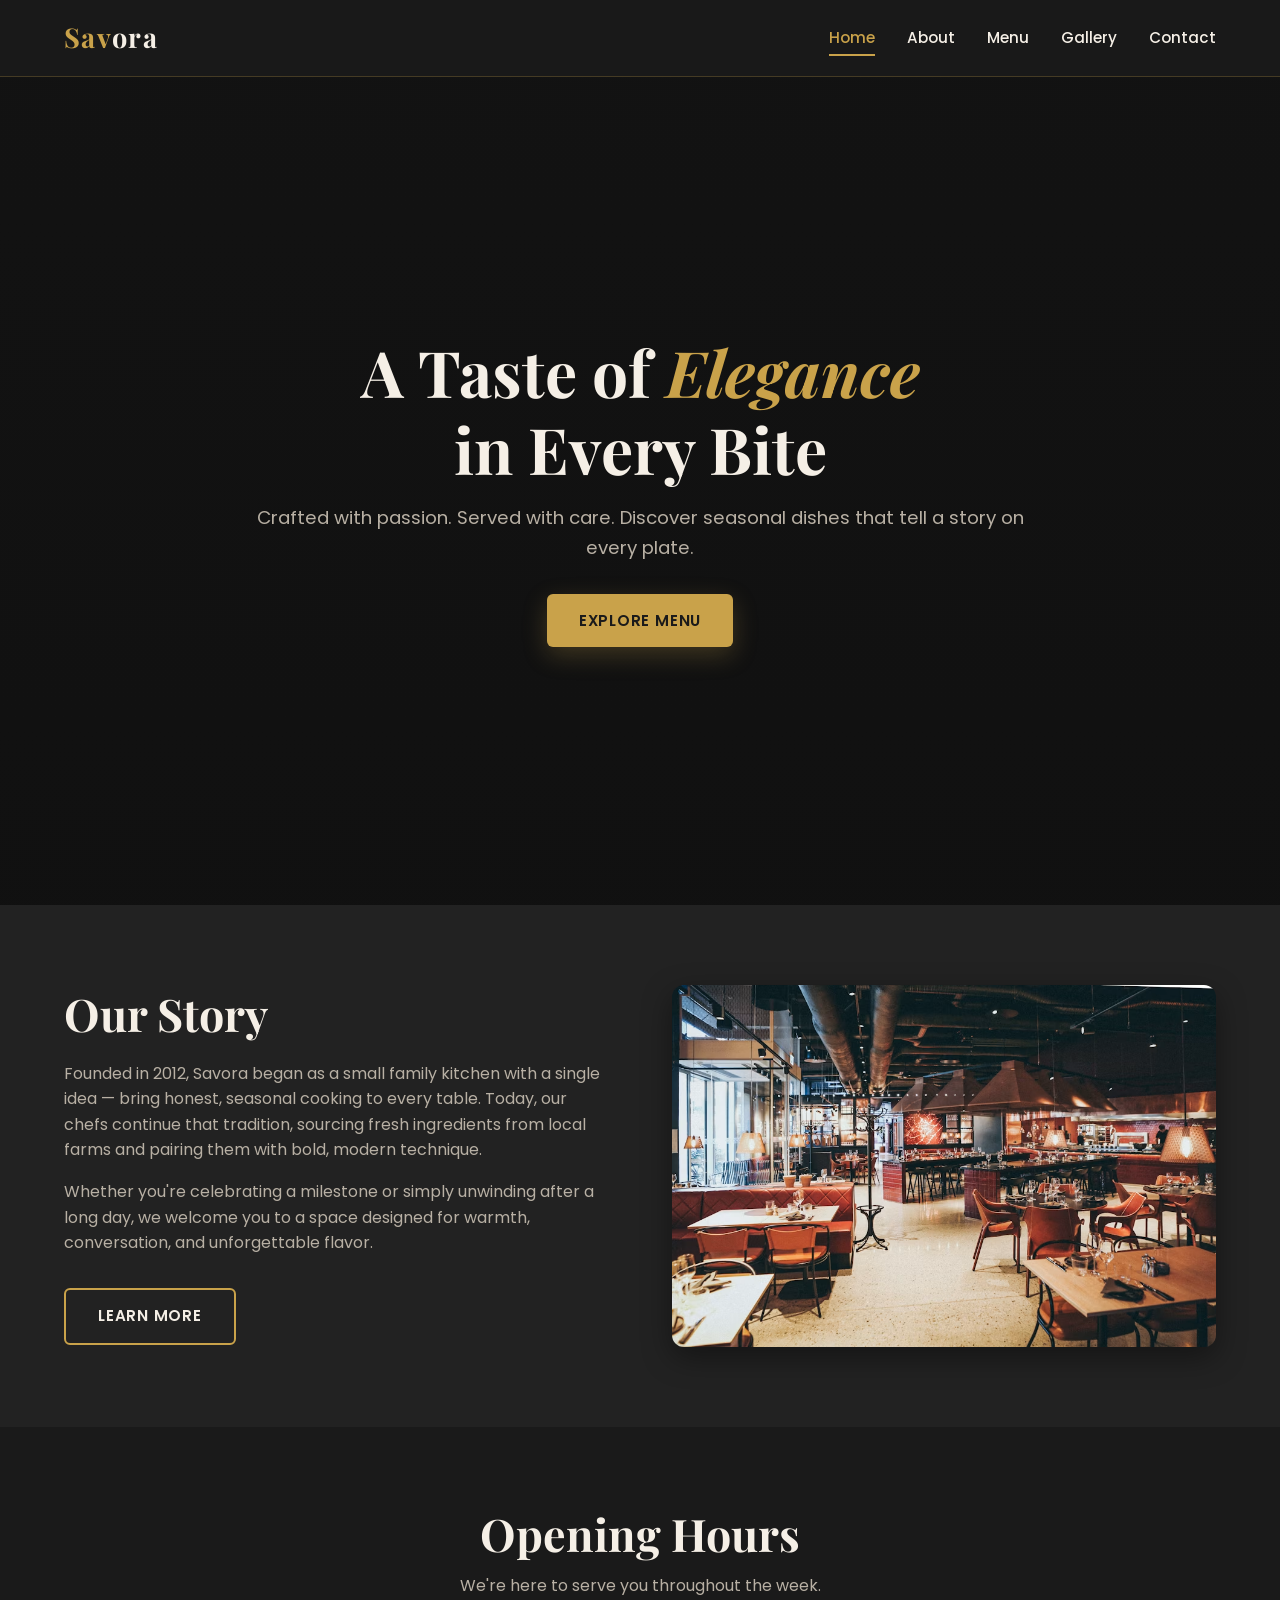
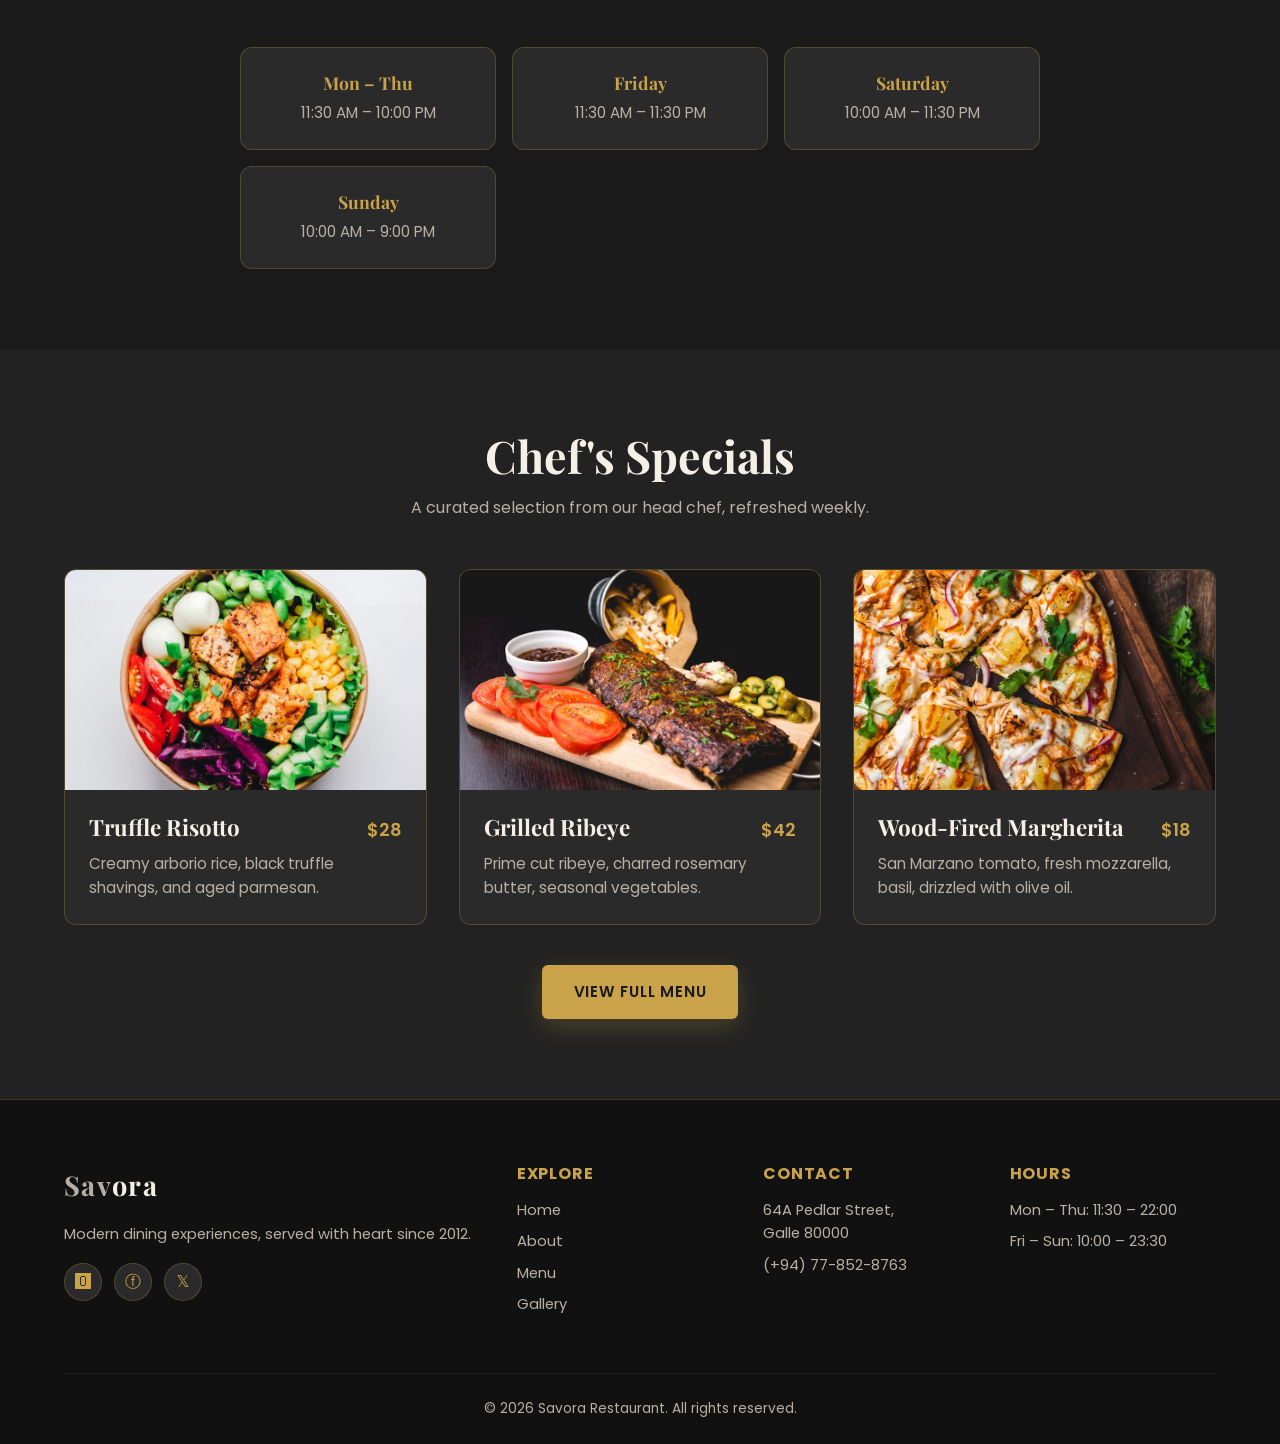
<file: index.html>
<!DOCTYPE html>
<html lang="en">
<head>
  <meta charset="UTF-8" />
  <meta name="viewport" content="width=device-width, initial-scale=1.0" />
  <title>Savora — Modern Fine Dining Restaurant</title>
  <meta name="description" content="Savora is a modern fine-dining restaurant serving seasonal, chef-crafted dishes in an elegant atmosphere." />
  <link rel="preconnect" href="https://fonts.googleapis.com" />
  <link rel="preconnect" href="https://fonts.gstatic.com" crossorigin />
  <link href="https://fonts.googleapis.com/css2?family=Playfair+Display:wght@600;700&family=Poppins:wght@300;400;500;600&display=swap" rel="stylesheet" />
  <link rel="stylesheet" href="style.css" />
</head>
<body>

  <!-- Navigation -->
  <header class="navbar">
    <nav class="nav-container">
      <a href="index.html" class="logo">Sav<span>ora</span></a>
      <ul class="nav-links">
        <li><a href="index.html">Home</a></li>
        <li><a href="about.html">About</a></li>
        <li><a href="menu.html">Menu</a></li>
        <li><a href="gallery.html">Gallery</a></li>
        <li><a href="contact.html">Contact</a></li>
      </ul>
      <button class="menu-toggle" aria-label="Toggle navigation">
        <span></span><span></span><span></span>
      </button>
    </nav>
  </header>

  <!-- Hero -->
  <section class="hero">
    <div class="hero-content fade-in">
       <video autoplay muted loop playsinline class="bg-video">
            <source src="./images/293765.mp4" type="video/mp4">
        </video>

      <h1>A Taste of <span>Elegance</span><br />in Every Bite</h1>
      <p>Crafted with passion. Served with care. Discover seasonal dishes that tell a story on every plate.</p>
      <a href="menu.html" class="btn btn-primary">Explore Menu</a>
    </div>
  </section>

  <!-- Our Story -->
  <section class="story">
    <div class="container">
      <div class="story-grid">
        <div class="story-text fade-in">
          <h2>Our Story</h2>
          <p>Founded in 2012, Savora began as a small family kitchen with a single idea — bring honest, seasonal cooking to every table. Today, our chefs continue that tradition, sourcing fresh ingredients from local farms and pairing them with bold, modern technique.</p>
          <p>Whether you're celebrating a milestone or simply unwinding after a long day, we welcome you to a space designed for warmth, conversation, and unforgettable flavor.</p>
          <a href="about.html" class="btn btn-outline" style="margin-top:1rem;">Learn More</a>
        </div>
        <div class="story-image fade-in">
          <img src="./images/hero1.avif" alt="Cozy restaurant interior" />
        </div>
      </div>
    </div>
  </section>

  <!-- Opening Hours -->
  <section style="background:var(--color-bg);">
    <div class="container">
      <h2 class="section-title">Opening Hours</h2>
      <p class="section-subtitle">We're here to serve you throughout the week.</p>
      <div class="hours-grid fade-in">
        <div class="hour-card"><h4>Mon – Thu</h4><p>11:30 AM – 10:00 PM</p></div>
        <div class="hour-card"><h4>Friday</h4><p>11:30 AM – 11:30 PM</p></div>
        <div class="hour-card"><h4>Saturday</h4><p>10:00 AM – 11:30 PM</p></div>
        <div class="hour-card"><h4>Sunday</h4><p>10:00 AM – 9:00 PM</p></div>
      </div>
    </div>
  </section>

  <!-- Chef's Specials -->
  <section style="background:var(--color-bg-alt);">
    <div class="container">
      <h2 class="section-title">Chef's Specials</h2>
      <p class="section-subtitle">A curated selection from our head chef, refreshed weekly.</p>
      <div class="specials-grid">
        <article class="dish-card fade-in">
          <img src="./images/img2.avif" alt="Truffle Risotto" />
          <div class="dish-info">
            <div class="dish-header"><h3>Truffle Risotto</h3><span class="dish-price">$28</span></div>
            <p>Creamy arborio rice, black truffle shavings, and aged parmesan.</p>
          </div>
        </article>
        <article class="dish-card fade-in">
          <img src="./images/img3.avif" alt="Grilled Ribeye" />
          <div class="dish-info">
            <div class="dish-header"><h3>Grilled Ribeye</h3><span class="dish-price">$42</span></div>
            <p>Prime cut ribeye, charred rosemary butter, seasonal vegetables.</p>
          </div>
        </article>
        <article class="dish-card fade-in">
          <img src="./images/img4.avif" alt="Margherita Pizza" />
          <div class="dish-info">
            <div class="dish-header"><h3>Wood-Fired Margherita</h3><span class="dish-price">$18</span></div>
            <p>San Marzano tomato, fresh mozzarella, basil, drizzled with olive oil.</p>
          </div>
        </article>
      </div>
      <div style="text-align:center; margin-top:2.5rem;">
        <a href="menu.html" class="btn btn-primary">View Full Menu</a>
      </div>
    </div>
  </section>

  <!-- Footer -->
  <footer class="footer">
    <div class="container">
      <div class="footer-grid">
        <div class="footer-col footer-brand">
          <a href="index.html" class="logo">Sav<span>ora</span></a>
          <p>Modern dining experiences, served with heart since 2012.</p>
          <div class="socials">
            <a href="#" aria-label="Instagram">🅾</a>
            <a href="#" aria-label="Facebook">ⓕ</a>
            <a href="#" aria-label="Twitter">𝕏</a>
          </div>
        </div>
        <div class="footer-col">
          <h4>Explore</h4>
          <ul>
            <li><a href="index.html">Home</a></li>
            <li><a href="about.html">About</a></li>
            <li><a href="menu.html">Menu</a></li>
            <li><a href="gallery.html">Gallery</a></li>
          </ul>
        </div>
        <div class="footer-col">
          <h4>Contact</h4>
          <p>64A Pedlar Street,<br />Galle 80000</p>
          <p>(+94) 77-852-8763</p>
        </div>
        <div class="footer-col">
          <h4>Hours</h4>
          <p>Mon – Thu: 11:30 – 22:00</p>
          <p>Fri – Sun: 10:00 – 23:30</p>
        </div>
      </div>
      <div class="footer-bottom">© 2026 Savora Restaurant. All rights reserved.</div>
    </div>
  </footer>

  <script src="script.js"></script>
</body>
</html>
</file>
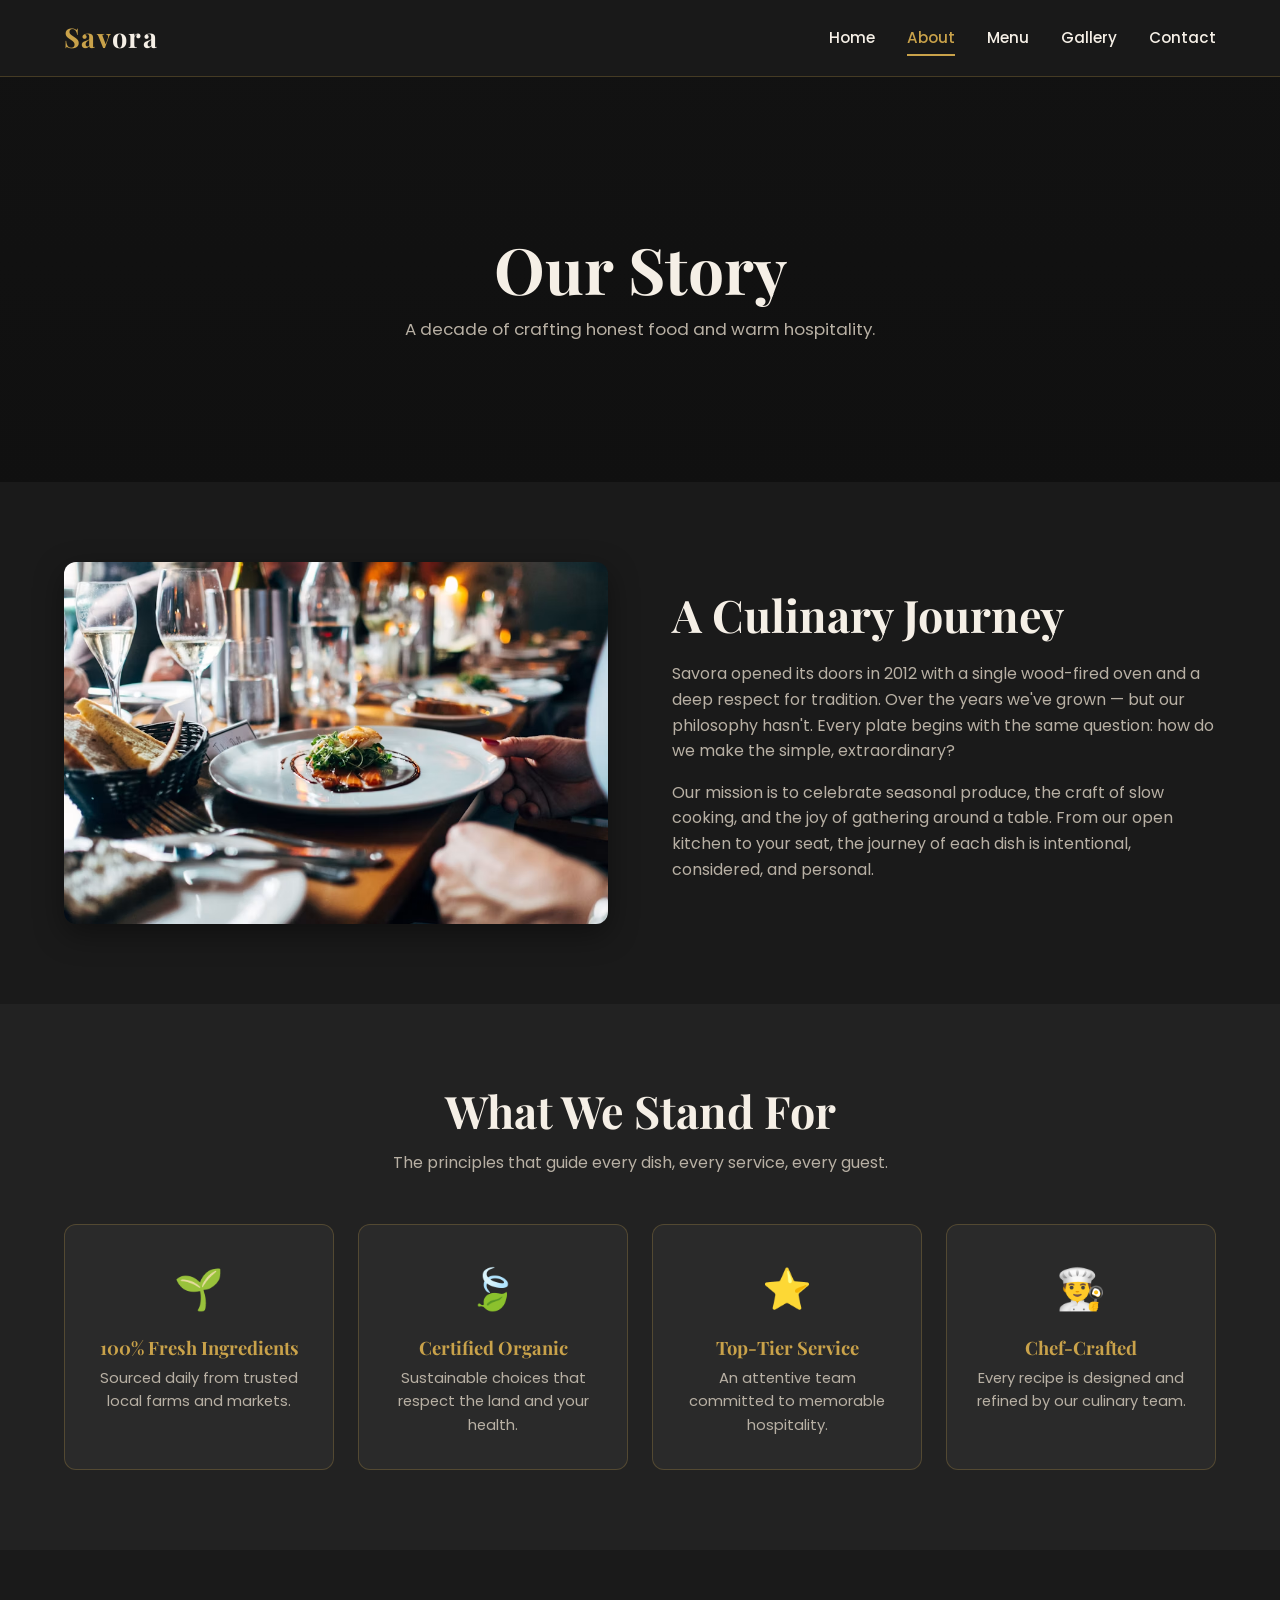
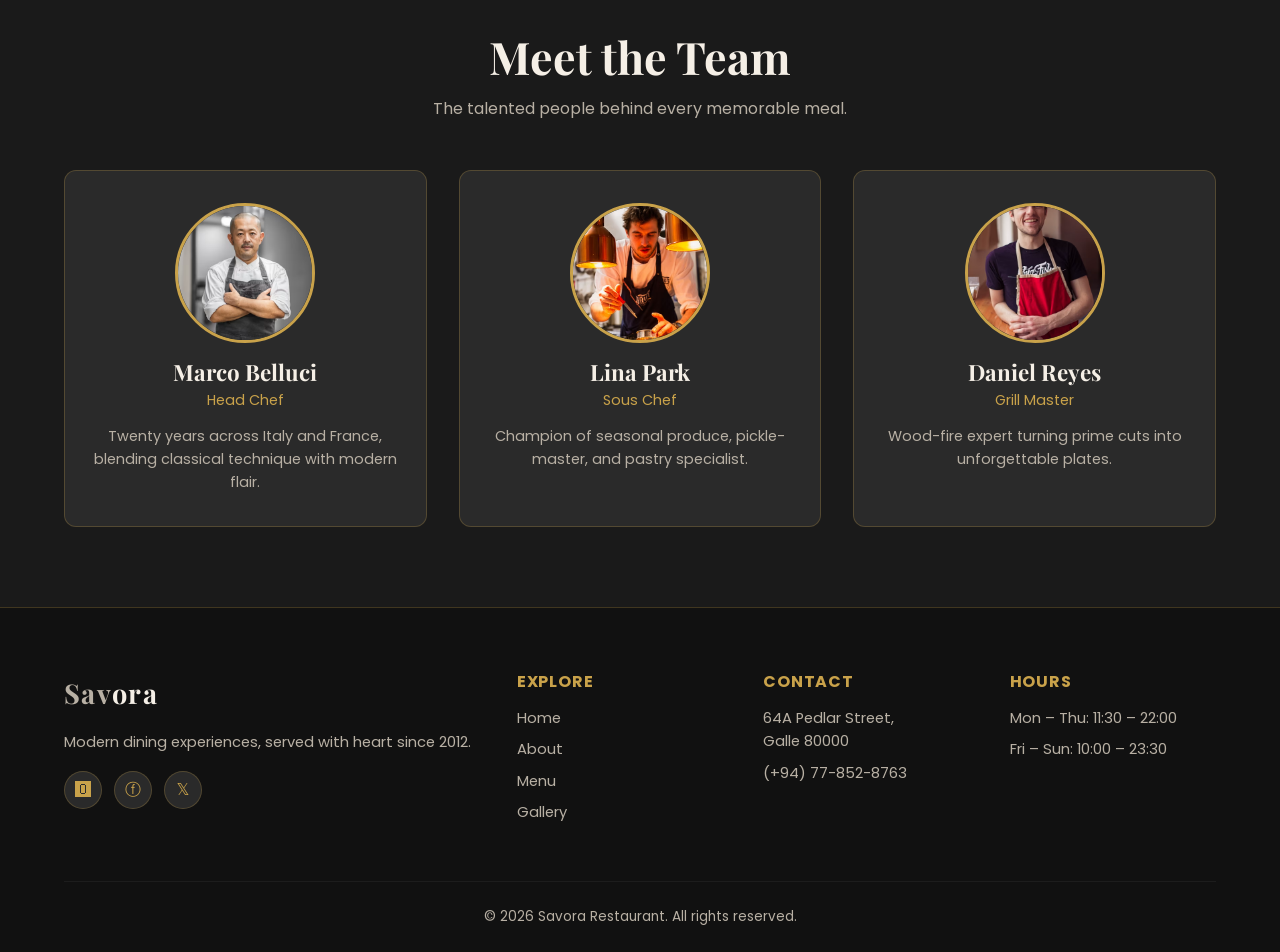
<file: about.html>
<!DOCTYPE html>
<html lang="en">
<head>
  <meta charset="UTF-8" />
  <meta name="viewport" content="width=device-width, initial-scale=1.0" />
  <title>About — Savora Restaurant</title>
  <meta name="description" content="Meet the chefs and learn the story behind Savora — our culinary journey, mission, and values." />
  <link rel="preconnect" href="https://fonts.googleapis.com" />
  <link rel="preconnect" href="https://fonts.gstatic.com" crossorigin />
  <link href="https://fonts.googleapis.com/css2?family=Playfair+Display:wght@600;700&family=Poppins:wght@300;400;500;600&display=swap" rel="stylesheet" />
  <link rel="stylesheet" href="style.css" />
</head>
<body>

  <header class="navbar">
    <nav class="nav-container">
      <a href="index.html" class="logo">Sav<span>ora</span></a>
      <ul class="nav-links">
        <li><a href="index.html">Home</a></li>
        <li><a href="about.html">About</a></li>
        <li><a href="menu.html">Menu</a></li>
        <li><a href="gallery.html">Gallery</a></li>
        <li><a href="contact.html">Contact</a></li>
      </ul>
      <button class="menu-toggle" aria-label="Toggle navigation"><span></span><span></span><span></span></button>
    </nav>
  </header>

  <section class="page-hero">
    <div class="fade-in">
      <h1>Our Story</h1>
      <p>A decade of crafting honest food and warm hospitality.</p>
    </div>
  </section>

  <!-- Journey -->
  <section class="about-section">
    <div class="container">
      <div class="story-grid">
        <div class="story-image fade-in">
          <img src="./images/about img5.avif" alt="Restaurant atmosphere" />
        </div>
        <div class="story-text fade-in">
          <h2>A Culinary Journey</h2>
          <p>Savora opened its doors in 2012 with a single wood-fired oven and a deep respect for tradition. Over the years we've grown — but our philosophy hasn't. Every plate begins with the same question: how do we make the simple, extraordinary?</p>
          <p>Our mission is to celebrate seasonal produce, the craft of slow cooking, and the joy of gathering around a table. From our open kitchen to your seat, the journey of each dish is intentional, considered, and personal.</p>
        </div>
      </div>
    </div>
  </section>

  <!-- Values -->
  <section style="background:var(--color-bg-alt);">
    <div class="container">
      <h2 class="section-title">What We Stand For</h2>
      <p class="section-subtitle">The principles that guide every dish, every service, every guest.</p>
      <div class="values-grid">
        <div class="value-card fade-in">
          <div class="value-icon">🌱</div>
          <h3>100% Fresh Ingredients</h3>
          <p>Sourced daily from trusted local farms and markets.</p>
        </div>
        <div class="value-card fade-in">
          <div class="value-icon">🍃</div>
          <h3>Certified Organic</h3>
          <p>Sustainable choices that respect the land and your health.</p>
        </div>
        <div class="value-card fade-in">
          <div class="value-icon">⭐</div>
          <h3>Top-Tier Service</h3>
          <p>An attentive team committed to memorable hospitality.</p>
        </div>
        <div class="value-card fade-in">
          <div class="value-icon">👨‍🍳</div>
          <h3>Chef-Crafted</h3>
          <p>Every recipe is designed and refined by our culinary team.</p>
        </div>
      </div>
    </div>
  </section>

  <!-- Team -->
  <section>
    <div class="container">
      <h2 class="section-title">Meet the Team</h2>
      <p class="section-subtitle">The talented people behind every memorable meal.</p>
      <div class="team-grid">
        <div class="team-card fade-in">
          <img src="./images/img6.avif" alt="Chef Marco Belluci" />
          <h3>Marco Belluci</h3>
          <div class="team-role">Head Chef</div>
          <p>Twenty years across Italy and France, blending classical technique with modern flair.</p>
        </div>
        <div class="team-card fade-in">
          <img src="./images/img7.avif" alt="Chef Lina Park" />
          <h3>Lina Park</h3>
          <div class="team-role">Sous Chef</div>
          <p>Champion of seasonal produce, pickle-master, and pastry specialist.</p>
        </div>
        <div class="team-card fade-in">
          <img src="./images/img8.avif" alt="Chef Daniel Reyes" />
          <h3>Daniel Reyes</h3>
          <div class="team-role">Grill Master</div>
          <p>Wood-fire expert turning prime cuts into unforgettable plates.</p>
        </div>
      </div>
    </div>
  </section>

  <footer class="footer">
    <div class="container">
      <div class="footer-grid">
        <div class="footer-col footer-brand">
          <a href="index.html" class="logo">Sav<span>ora</span></a>
          <p>Modern dining experiences, served with heart since 2012.</p>
          <div class="socials"><a href="#">🅾</a><a href="#">ⓕ</a><a href="#">𝕏</a></div>
        </div>
        <div class="footer-col"><h4>Explore</h4><ul>
          <li><a href="index.html">Home</a></li><li><a href="about.html">About</a></li>
          <li><a href="menu.html">Menu</a></li><li><a href="gallery.html">Gallery</a></li>
        </ul></div>
        <div class="footer-col"><h4>Contact</h4><p>64A Pedlar Street,<br />Galle 80000</p><p>(+94) 77-852-8763</p></div>
        <div class="footer-col"><h4>Hours</h4><p>Mon – Thu: 11:30 – 22:00</p><p>Fri – Sun: 10:00 – 23:30</p></div>
      </div>
      <div class="footer-bottom">© 2026 Savora Restaurant. All rights reserved.</div>
    </div>
  </footer>

  <script src="script.js"></script>
</body>
</html>
</file>
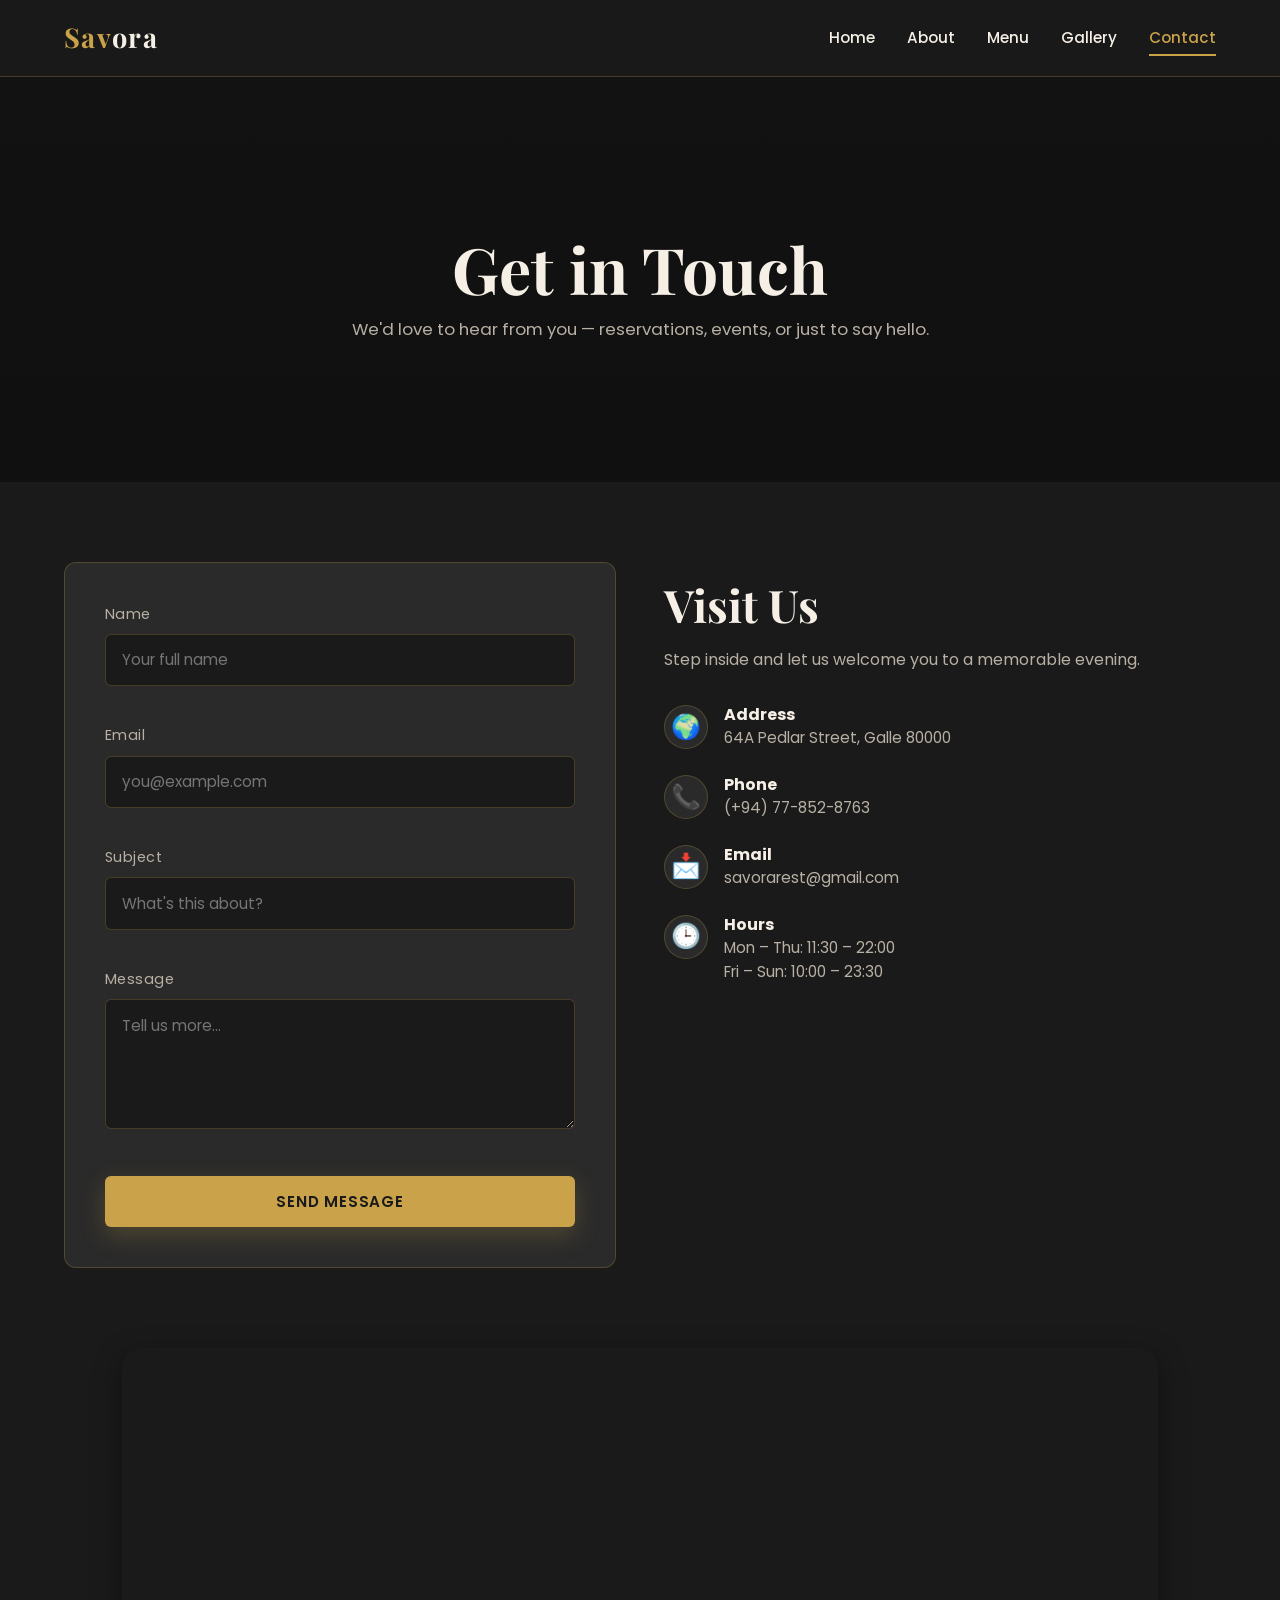
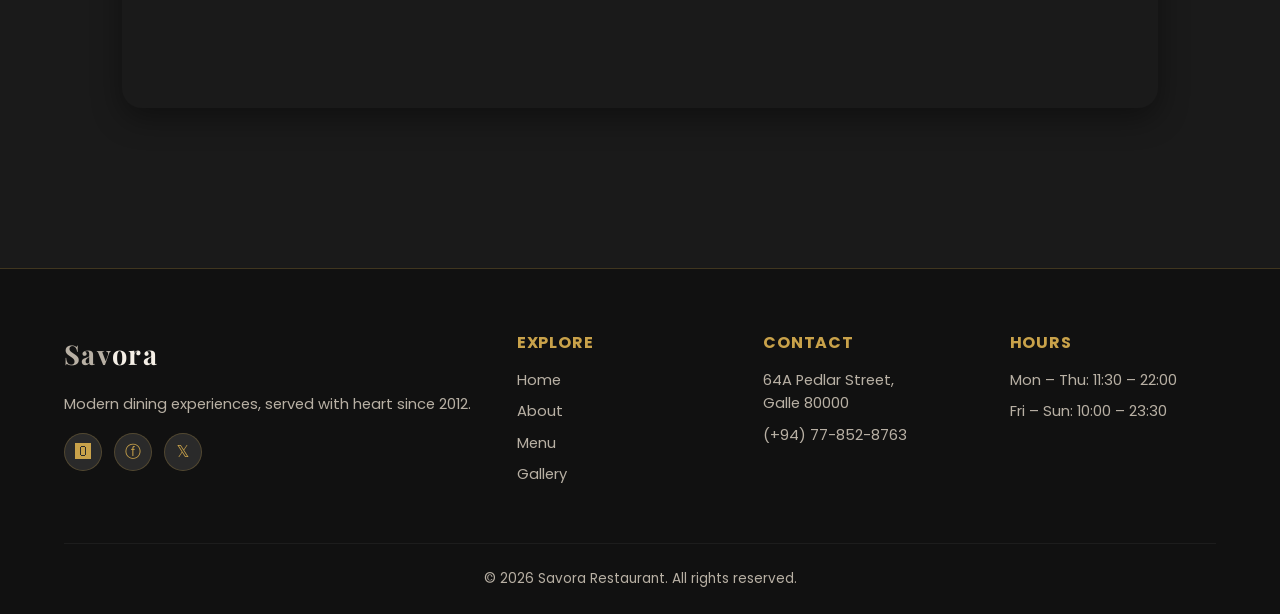
<file: contact.html>
<!DOCTYPE html>
<html lang="en">
<head>
  <meta charset="UTF-8" />
  <meta name="viewport" content="width=device-width, initial-scale=1.0" />
  <title>Contact — Savora Restaurant</title>
  <meta name="description" content="Get in touch with Savora — reservations, inquiries, and directions." />
  <link rel="preconnect" href="https://fonts.googleapis.com" />
  <link rel="preconnect" href="https://fonts.gstatic.com" crossorigin />
  <link href="https://fonts.googleapis.com/css2?family=Playfair+Display:wght@600;700&family=Poppins:wght@300;400;500;600&display=swap" rel="stylesheet" />
  <link rel="stylesheet" href="style.css" />
</head>
<body>

  <header class="navbar">
    <nav class="nav-container">
      <a href="index.html" class="logo">Sav<span>ora</span></a>
      <ul class="nav-links">
        <li><a href="index.html">Home</a></li>
        <li><a href="about.html">About</a></li>
        <li><a href="menu.html">Menu</a></li>
        <li><a href="gallery.html">Gallery</a></li>
        <li><a href="contact.html">Contact</a></li>
      </ul>
      <button class="menu-toggle" aria-label="Toggle navigation"><span></span><span></span><span></span></button>
    </nav>
  </header>

  <section class="page-hero">
    <div class="fade-in">
      <h1>Get in Touch</h1>
      <p>We'd love to hear from you — reservations, events, or just to say hello.</p>
    </div>
  </section>

  <section>
    <div class="container">
      <div class="contact-grid">
        <!-- Form -->
        <form class="contact-form" id="contact-form" novalidate>
          <div class="form-success">Thank you! Your message has been sent.</div>

          <div class="form-group">
            <label for="name">Name</label>
            <input type="text" id="name" name="name" placeholder="Your full name" />
            <span class="error-msg" id="err-name"></span>
          </div>
          <div class="form-group">
            <label for="email">Email</label>
            <input type="email" id="email" name="email" placeholder="you@example.com" />
            <span class="error-msg" id="err-email"></span>
          </div>
          <div class="form-group">
            <label for="subject">Subject</label>
            <input type="text" id="subject" name="subject" placeholder="What's this about?" />
            <span class="error-msg" id="err-subject"></span>
          </div>
          <div class="form-group">
            <label for="message">Message</label>
            <textarea id="message" name="message" placeholder="Tell us more..."></textarea>
            <span class="error-msg" id="err-message"></span>
          </div>

          <button type="submit" class="btn btn-primary" style="width:100%;">Send Message</button>
        </form>

        <!-- Info -->
        <div class="contact-info">
          <h2>Visit Us</h2>
          <p>Step inside and let us welcome you to a memorable evening.</p>

          <div class="info-item">
            <div class="info-icon">🌍</div>
            <div><h4>Address</h4><p>64A Pedlar Street, Galle 80000</p></div>
          </div>
          <div class="info-item">
            <div class="info-icon">📞</div>
            <div><h4>Phone</h4><p>(+94) 77-852-8763</p></div>
          </div>
          <div class="info-item">
            <div class="info-icon">📩</div>
            <div><h4>Email</h4><p>savorarest@gmail.com</p></div>
          </div>
          <div class="info-item">
            <div class="info-icon">🕒</div>
            <div><h4>Hours</h4><p>Mon – Thu: 11:30 – 22:00<br />Fri – Sun: 10:00 – 23:30</p></div>
          </div>
        </div>
      </div>

      <!-- Map placeholder -->
      <!-- <div class="map-placeholder" role="img" aria-label="Google Maps placeholder"> 
        <span>Google Map Embed</span>
      </div>
    </div>-->
    <section class="map-section">

    <div class="map-container">

        <iframe
            src="https://www.google.com/maps/embed?pb=YOUR_GOOGLE_MAP_LINK"
            allowfullscreen=""
            loading="lazy"
            referrerpolicy="no-referrer-when-downgrade">
        </iframe>

    </div>
       </section>

  </section>

  <footer class="footer">
    <div class="container">
      <div class="footer-grid">
        <div class="footer-col footer-brand">
          <a href="index.html" class="logo">Sav<span>ora</span></a>
          <p>Modern dining experiences, served with heart since 2012.</p>
          <div class="socials"><a href="#">🅾</a><a href="#">ⓕ</a><a href="#">𝕏</a></div>
        </div>
        <div class="footer-col"><h4>Explore</h4><ul>
          <li><a href="index.html">Home</a></li><li><a href="about.html">About</a></li>
          <li><a href="menu.html">Menu</a></li><li><a href="gallery.html">Gallery</a></li>
        </ul></div>
        <div class="footer-col"><h4>Contact</h4><p>64A Pedlar Street,<br />Galle 80000</p><p>(+94) 77-852-8763</p></div>
        <div class="footer-col"><h4>Hours</h4><p>Mon – Thu: 11:30 – 22:00</p><p>Fri – Sun: 10:00 – 23:30</p></div>
      </div>
      <div class="footer-bottom">© 2026 Savora Restaurant. All rights reserved.</div>
    </div>
  </footer>

  <script src="script.js"></script>
</body>
</html>
</file>
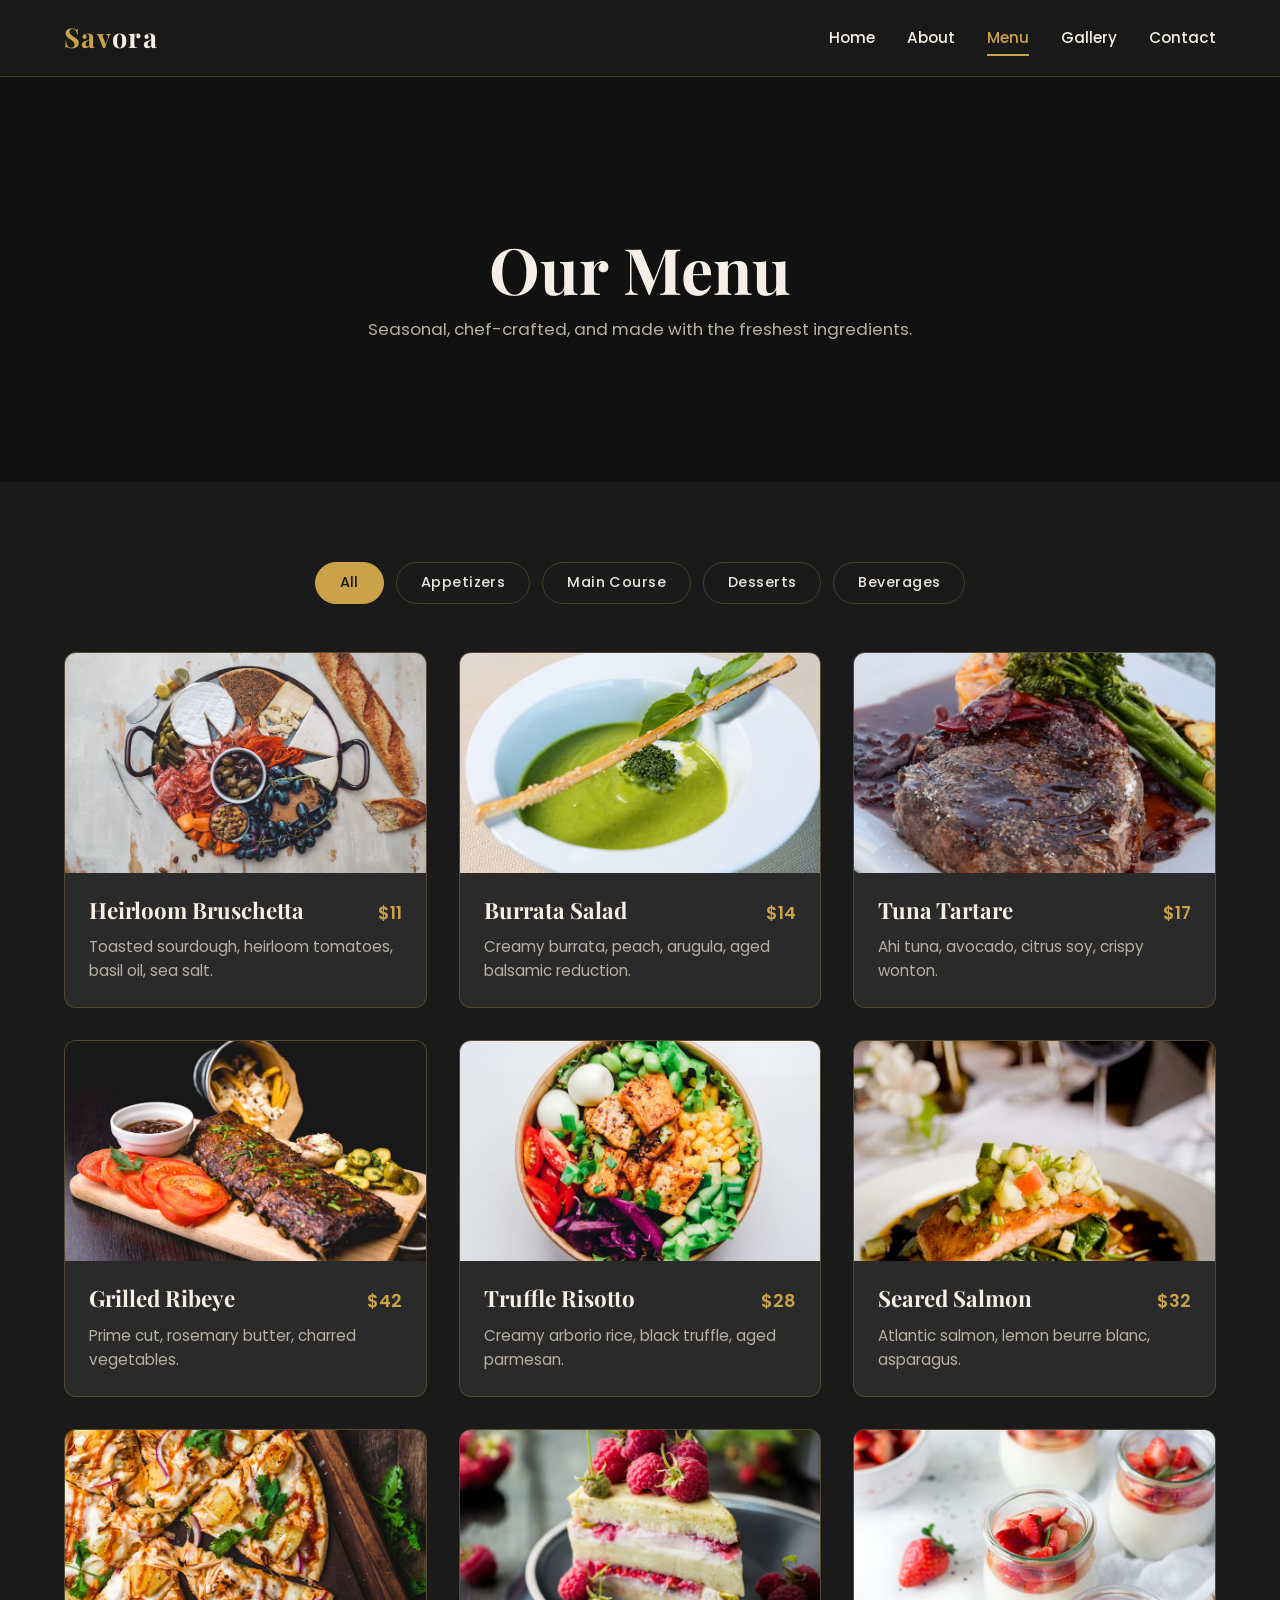
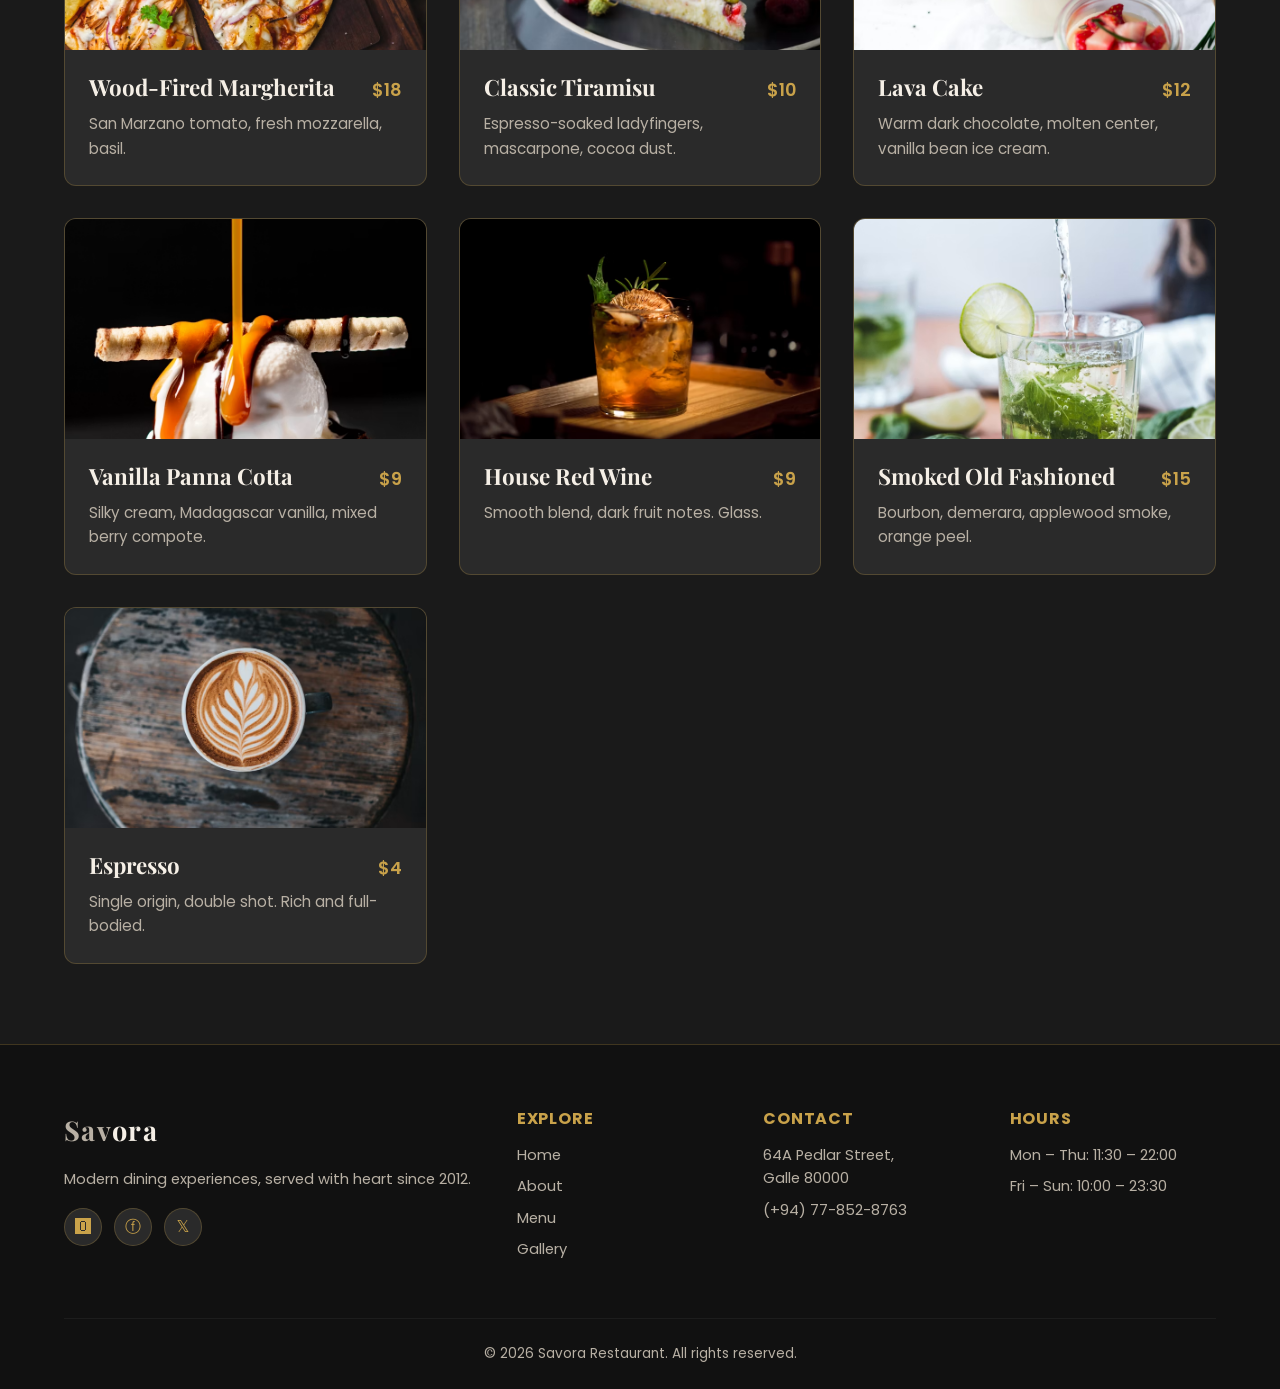
<file: menu.html>
<!DOCTYPE html>
<html lang="en">
<head>
  <meta charset="UTF-8" />
  <meta name="viewport" content="width=device-width, initial-scale=1.0" />
  <title>Menu — Savora Restaurant</title>
  <meta name="description" content="Browse Savora's full menu — appetizers, main courses, desserts, and beverages." />
  <link rel="preconnect" href="https://fonts.googleapis.com" />
  <link rel="preconnect" href="https://fonts.gstatic.com" crossorigin />
  <link href="https://fonts.googleapis.com/css2?family=Playfair+Display:wght@600;700&family=Poppins:wght@300;400;500;600&display=swap" rel="stylesheet" />
  <link rel="stylesheet" href="style.css" />
</head>
<body>

  <header class="navbar">
    <nav class="nav-container">
      <a href="index.html" class="logo">Sav<span>ora</span></a>
      <ul class="nav-links">
        <li><a href="index.html">Home</a></li>
        <li><a href="about.html">About</a></li>
        <li><a href="menu.html">Menu</a></li>
        <li><a href="gallery.html">Gallery</a></li>
        <li><a href="contact.html">Contact</a></li>
      </ul>
      <button class="menu-toggle" aria-label="Toggle navigation"><span></span><span></span><span></span></button>
    </nav>
  </header>

  <section class="page-hero">
    <div class="fade-in">
      <h1>Our Menu</h1>
      <p>Seasonal, chef-crafted, and made with the freshest ingredients.</p>
    </div>
  </section>

  <section>
    <div class="container">
      <!-- Filter Tabs -->
      <div class="menu-tabs">
        <button class="tab-btn active" data-category="all">All</button>
        <button class="tab-btn" data-category="appetizers">Appetizers</button>
        <button class="tab-btn" data-category="mains">Main Course</button>
        <button class="tab-btn" data-category="desserts">Desserts</button>
        <button class="tab-btn" data-category="beverages">Beverages</button>
      </div>

      <div class="menu-grid">
        <!-- Appetizers -->
        <article class="dish-card" data-category="appetizers">
          <img src="./images/menuimg9.avif" alt="Bruschetta" />
          <div class="dish-info">
            <div class="dish-header"><h3>Heirloom Bruschetta</h3><span class="dish-price">$11</span></div>
            <p>Toasted sourdough, heirloom tomatoes, basil oil, sea salt.</p>
          </div>
        </article>
        <article class="dish-card" data-category="appetizers">
          <img src="./images/menuimg10.avif" alt="Burrata Salad" />
          <div class="dish-info">
            <div class="dish-header"><h3>Burrata Salad</h3><span class="dish-price">$14</span></div>
            <p>Creamy burrata, peach, arugula, aged balsamic reduction.</p>
          </div>
        </article>
        <article class="dish-card" data-category="appetizers">
          <img src="./images/menuimg11.avif" alt="Tuna Tartare" />
          <div class="dish-info">
            <div class="dish-header"><h3>Tuna Tartare</h3><span class="dish-price">$17</span></div>
            <p>Ahi tuna, avocado, citrus soy, crispy wonton.</p>
          </div>
        </article>

        <!-- Mains -->
        <article class="dish-card" data-category="mains">
          <img src="./images/img3.avif" alt="Grilled Ribeye" />
          <div class="dish-info">
            <div class="dish-header"><h3>Grilled Ribeye</h3><span class="dish-price">$42</span></div>
            <p>Prime cut, rosemary butter, charred vegetables.</p>
          </div>
        </article>
        <article class="dish-card" data-category="mains">
          <img src="./images/img2.avif" alt="Truffle Risotto" />
          <div class="dish-info">
            <div class="dish-header"><h3>Truffle Risotto</h3><span class="dish-price">$28</span></div>
            <p>Creamy arborio rice, black truffle, aged parmesan.</p>
          </div>
        </article>
        <article class="dish-card" data-category="mains">
          <img src="./images/menuimg12.avif" alt="Seared Salmon" />
          <div class="dish-info">
            <div class="dish-header"><h3>Seared Salmon</h3><span class="dish-price">$32</span></div>
            <p>Atlantic salmon, lemon beurre blanc, asparagus.</p>
          </div>
        </article>
        <article class="dish-card" data-category="mains">
          <img src="./images/img4.avif" alt="Margherita Pizza" />
          <div class="dish-info">
            <div class="dish-header"><h3>Wood-Fired Margherita</h3><span class="dish-price">$18</span></div>
            <p>San Marzano tomato, fresh mozzarella, basil.</p>
          </div>
        </article>

        <!-- Desserts -->
        <article class="dish-card" data-category="desserts">
          <img src="./images/menuimg13.avif" alt="Tiramisu" />
          <div class="dish-info">
            <div class="dish-header"><h3>Classic Tiramisu</h3><span class="dish-price">$10</span></div>
            <p>Espresso-soaked ladyfingers, mascarpone, cocoa dust.</p>
          </div>
        </article>
        <article class="dish-card" data-category="desserts">
          <img src="./images/menuimg14.avif" alt="Chocolate Lava Cake" />
          <div class="dish-info">
            <div class="dish-header"><h3>Lava Cake</h3><span class="dish-price">$12</span></div>
            <p>Warm dark chocolate, molten center, vanilla bean ice cream.</p>
          </div>
        </article>
        <article class="dish-card" data-category="desserts">
          <img src="./images/menuimg15.avif" alt="Panna Cotta" />
          <div class="dish-info">
            <div class="dish-header"><h3>Vanilla Panna Cotta</h3><span class="dish-price">$9</span></div>
            <p>Silky cream, Madagascar vanilla, mixed berry compote.</p>
          </div>
        </article>

        <!-- Beverages -->
        <article class="dish-card" data-category="beverages">
          <img src="./images/menuimg16.avif" alt="House Red Wine" />
          <div class="dish-info">
            <div class="dish-header"><h3>House Red Wine</h3><span class="dish-price">$9</span></div>
            <p>Smooth blend, dark fruit notes. Glass.</p>
          </div>
        </article>
        <article class="dish-card" data-category="beverages">
          <img src="./images/menuimg17.avif" alt="Craft Cocktail" />
          <div class="dish-info">
            <div class="dish-header"><h3>Smoked Old Fashioned</h3><span class="dish-price">$15</span></div>
            <p>Bourbon, demerara, applewood smoke, orange peel.</p>
          </div>
        </article>
        <article class="dish-card" data-category="beverages">
          <img src="./images/menuimg18.avif" alt="Espresso" />
          <div class="dish-info">
            <div class="dish-header"><h3>Espresso</h3><span class="dish-price">$4</span></div>
            <p>Single origin, double shot. Rich and full-bodied.</p>
          </div>
        </article>
      </div>
    </div>
  </section>

  <footer class="footer">
    <div class="container">
      <div class="footer-grid">
        <div class="footer-col footer-brand">
          <a href="index.html" class="logo">Sav<span>ora</span></a>
          <p>Modern dining experiences, served with heart since 2012.</p>
          <div class="socials"><a href="#">🅾</a><a href="#">ⓕ</a><a href="#">𝕏</a></div>
        </div>
        <div class="footer-col"><h4>Explore</h4><ul>
          <li><a href="index.html">Home</a></li><li><a href="about.html">About</a></li>
          <li><a href="menu.html">Menu</a></li><li><a href="gallery.html">Gallery</a></li>
        </ul></div>
        <div class="footer-col"><h4>Contact</h4><p>64A Pedlar Street,<br />Galle 80000</p><p>(+94) 77-852-8763</p></div>
        <div class="footer-col"><h4>Hours</h4><p>Mon – Thu: 11:30 – 22:00</p><p>Fri – Sun: 10:00 – 23:30</p></div>
      </div>
      <div class="footer-bottom">© 2026 Savora Restaurant. All rights reserved.</div>
    </div>
  </footer>

  <script src="script.js"></script>
</body>
</html>
</file>
<file: style.css>
/* ============================================
   Savora Restaurant — Global Stylesheet
   ============================================ */

:root {
  --color-bg: #1a1a1a;
  --color-bg-alt: #222222;
  --color-surface: #2a2a2a;
  --color-cream: #f5efe6;
  --color-text: #e9e4dc;
  --color-muted: #b8b0a4;
  --color-gold: #c9a24a;
  --color-gold-hover: #d9b86a;
  --color-accent: #e07a3c;
  --color-border: rgba(201, 162, 74, 0.25);

  --font-display: 'Playfair Display', Georgia, serif;
  --font-body: 'Poppins', system-ui, sans-serif;

  --radius-sm: 6px;
  --radius-md: 12px;
  --radius-lg: 20px;

  --shadow-soft: 0 10px 30px rgba(0, 0, 0, 0.4);
  --shadow-gold: 0 8px 24px rgba(201, 162, 74, 0.25);

  --container: 1200px;
  --transition: 0.3s ease;
}

/* ---------- Reset ---------- */
*,
*::before,
*::after { box-sizing: border-box; margin: 0; padding: 0; }

html { scroll-behavior: smooth; }

body {
  font-family: var(--font-body);
  background-color: var(--color-bg);
  color: var(--color-text);
  line-height: 1.6;
  -webkit-font-smoothing: antialiased;
  overflow-x: hidden;
}

img { max-width: 100%; display: block; }
a { color: var(--color-gold); text-decoration: none; transition: color var(--transition); }
a:hover { color: var(--color-gold-hover); }

h1, h2, h3, h4 { font-family: var(--font-display); font-weight: 700; color: var(--color-cream); line-height: 1.2; }
h1 { font-size: clamp(2.4rem, 5vw, 4.2rem); }
h2 { font-size: clamp(1.8rem, 3.5vw, 2.8rem); }
h3 { font-size: 1.4rem; }

.container {
  max-width: var(--container);
  margin: 0 auto;
  padding: 0 1.5rem;
}

section { padding: 5rem 0; }

.section-title {
  text-align: center;
  margin-bottom: 0.75rem;
}
.section-subtitle {
  text-align: center;
  color: var(--color-muted);
  margin-bottom: 3rem;
  max-width: 600px;
  margin-left: auto;
  margin-right: auto;
}

/* ---------- Buttons ---------- */
.btn {
  display: inline-block;
  padding: 0.9rem 2rem;
  font-family: var(--font-body);
  font-weight: 600;
  font-size: 0.95rem;
  letter-spacing: 0.05em;
  text-transform: uppercase;
  border: none;
  border-radius: var(--radius-sm);
  cursor: pointer;
  transition: all var(--transition);
}
.btn-primary {
  background: var(--color-gold);
  color: #1a1a1a;
  box-shadow: var(--shadow-gold);
}
.btn-primary:hover {
  background: var(--color-gold-hover);
  transform: translateY(-2px);
  color: #1a1a1a;
}
.btn-outline {
  background: transparent;
  color: var(--color-cream);
  border: 2px solid var(--color-gold);
}
.btn-outline:hover {
  background: var(--color-gold);
  color: #1a1a1a;
}

/* ---------- Navigation ---------- */
.navbar {
  position: sticky;
  top: 0;
  z-index: 100;
  background: rgba(26, 26, 26, 0.92);
  backdrop-filter: blur(10px);
  border-bottom: 1px solid var(--color-border);
}
.nav-container {
  max-width: var(--container);
  margin: 0 auto;
  padding: 1rem 1.5rem;
  display: flex;
  align-items: center;
  justify-content: space-between;
}
.logo {
  font-family: var(--font-display);
  font-size: 1.7rem;
  font-weight: 700;
  color: var(--color-gold);
  letter-spacing: 0.05em;
}
.logo span { color: var(--color-cream); }

.nav-links {
  display: flex;
  gap: 2rem;
  list-style: none;
}
.nav-links a {
  color: var(--color-cream);
  font-weight: 500;
  font-size: 0.95rem;
  position: relative;
  padding: 0.25rem 0;
}
.nav-links a::after {
  content: '';
  position: absolute;
  bottom: -4px;
  left: 0;
  width: 0;
  height: 2px;
  background: var(--color-gold);
  transition: width var(--transition);
}
.nav-links a:hover::after,
.nav-links a.active::after { width: 100%; }
.nav-links a.active { color: var(--color-gold); }

.menu-toggle {
  display: none;
  flex-direction: column;
  gap: 5px;
  background: none;
  border: none;
  cursor: pointer;
  padding: 0.5rem;
}
.menu-toggle span {
  width: 26px;
  height: 2px;
  background: var(--color-cream);
  transition: var(--transition);
}

/* ---------- Hero ---------- */
.hero {
  min-height: 92vh;
  display: flex;
  align-items: center;
  justify-content: center;
  text-align: center;
  position: relative;
  background:
    linear-gradient(rgba(15,15,15,0.7), rgba(15,15,15,0.85)),
    url('https://images.unsplash.com/photo-1517248135467-4c7edcad34c4?auto=format&fit=crop&w=1920&q=80') center/cover no-repeat;
  padding: 0 1.5rem;
}
.hero-content { max-width: 800px; }
.bg-video{

    position:absolute;

    top:50%;
    left:50%;

    min-width:100%;
    min-height:100%; 

    width:1550px;
    height:640px;

    transform:translate(-50%,-50%);
    object-fit:cover;

    z-index:-2;
}

.hero h1 { margin-bottom: 1rem; }
.hero h1 span { color: var(--color-gold); font-style: italic; }
.hero p {
  font-size: 1.15rem;
  color: var(--color-muted);
  margin-bottom: 2rem;
}
.page-hero {
  min-height: 45vh;
  display: flex;
  align-items: center;
  justify-content: center;
  text-align: center;
  background:
    linear-gradient(rgba(15,15,15,0.75), rgba(15,15,15,0.9)),
    url('https://images.unsplash.com/photo-1414235077428-338989a2e8c0?auto=format&fit=crop&w=1920&q=80') center/cover no-repeat;
  padding: 5rem 1.5rem 4rem;
}
.page-hero h1 { margin-bottom: 0.5rem; }
.page-hero p { color: var(--color-muted); font-size: 1.05rem; }

/* ---------- Our Story ---------- */
.story {
  background: var(--color-bg-alt);
}
.story-grid {
  display: grid;
  grid-template-columns: 1fr 1fr;
  gap: 4rem;
  align-items: center;
}
.story-text h2 { margin-bottom: 1.25rem; }
.story-text p { color: var(--color-muted); margin-bottom: 1rem; }
.story-image img { border-radius: var(--radius-md); box-shadow: var(--shadow-soft); }

/* ---------- Hours ---------- */
.hours-grid {
  display: grid;
  grid-template-columns: repeat(auto-fit, minmax(220px, 1fr));
  gap: 1rem;
  max-width: 800px;
  margin: 0 auto;
}
.hour-card {
  background: var(--color-surface);
  padding: 1.5rem;
  border-radius: var(--radius-md);
  border: 1px solid var(--color-border);
  text-align: center;
}
.hour-card h4 { color: var(--color-gold); margin-bottom: 0.5rem; font-size: 1.1rem; }
.hour-card p { color: var(--color-muted); font-size: 0.95rem; }

/* ---------- Chef's Specials / Menu Grid ---------- */
.specials-grid,
.menu-grid {
  display: grid;
  grid-template-columns: repeat(auto-fit, minmax(280px, 1fr));
  gap: 2rem;
}
.dish-card {
  background: var(--color-surface);
  border-radius: var(--radius-md);
  overflow: hidden;
  border: 1px solid var(--color-border);
  transition: transform var(--transition), box-shadow var(--transition);
}
.dish-card:hover {
  transform: translateY(-6px);
  box-shadow: var(--shadow-soft);
}
.dish-card img {
  width: 100%;
  height: 220px;
  object-fit: cover;
}
.dish-info { padding: 1.5rem; }
.dish-header {
  display: flex;
  justify-content: space-between;
  align-items: baseline;
  margin-bottom: 0.5rem;
  gap: 1rem;
}
.dish-header h3 { color: var(--color-cream); }
.dish-price { color: var(--color-gold); font-weight: 600; font-size: 1.1rem; white-space: nowrap; }
.dish-info p { color: var(--color-muted); font-size: 0.95rem; }

/* ---------- About Page ---------- */
.about-section .story-grid { gap: 4rem; }
.values-grid {
  display: grid;
  grid-template-columns: repeat(auto-fit, minmax(220px, 1fr));
  gap: 1.5rem;
}
.value-card {
  text-align: center;
  padding: 2rem 1.5rem;
  background: var(--color-surface);
  border-radius: var(--radius-md);
  border: 1px solid var(--color-border);
  transition: transform var(--transition);
}
.value-card:hover { transform: translateY(-4px); }
.value-icon {
  font-size: 2.5rem;
  margin-bottom: 1rem;
  display: inline-block;
}
.value-card h3 { color: var(--color-gold); margin-bottom: 0.5rem; font-size: 1.15rem; }
.value-card p { color: var(--color-muted); font-size: 0.92rem; }

.team-grid {
  display: grid;
  grid-template-columns: repeat(auto-fit, minmax(240px, 1fr));
  gap: 2rem;
}
.team-card {
  text-align: center;
  background: var(--color-surface);
  padding: 2rem 1.5rem;
  border-radius: var(--radius-md);
  border: 1px solid var(--color-border);
}
.team-card img {
  width: 140px;
  height: 140px;
  border-radius: 50%;
  object-fit: cover;
  margin: 0 auto 1rem;
  border: 3px solid var(--color-gold);
}
.team-card h3 { color: var(--color-cream); margin-bottom: 0.25rem; }
.team-role { color: var(--color-gold); font-size: 0.9rem; margin-bottom: 0.75rem; }
.team-card p { color: var(--color-muted); font-size: 0.9rem; }

/* ---------- Menu Filter ---------- */
.menu-tabs {
  display: flex;
  justify-content: center;
  flex-wrap: wrap;
  gap: 0.75rem;
  margin-bottom: 3rem;
}
.tab-btn {
  background: transparent;
  color: var(--color-text);
  border: 1px solid var(--color-border);
  padding: 0.6rem 1.5rem;
  border-radius: 30px;
  cursor: pointer;
  font-family: var(--font-body);
  font-weight: 500;
  font-size: 0.9rem;
  letter-spacing: 0.03em;
  transition: all var(--transition);
}
.tab-btn:hover { color: var(--color-gold); border-color: var(--color-gold); }
.tab-btn.active {
  background: var(--color-gold);
  color: #1a1a1a;
  border-color: var(--color-gold);
}

/* ---------- Gallery ---------- */
.gallery-grid {
  display: grid;
  grid-template-columns: repeat(auto-fit, minmax(260px, 1fr));
  gap: 1rem;
}
.gallery-item {
  position: relative;
  overflow: hidden;
  border-radius: var(--radius-md);
  cursor: pointer;
  aspect-ratio: 4 / 3;
  background: var(--color-surface);
}
.gallery-item img {
  width: 100%;
  height: 100%;
  object-fit: cover;
  transition: transform 0.6s ease, opacity 0.4s ease;
}
.gallery-item::after {
  content: '⤢';
  position: absolute;
  inset: 0;
  display: flex;
  align-items: center;
  justify-content: center;
  background: rgba(26,26,26,0.55);
  color: var(--color-gold);
  font-size: 2rem;
  opacity: 0;
  transition: opacity var(--transition);
}
.gallery-item:hover img { transform: scale(1.1); }
.gallery-item:hover::after { opacity: 1; }

/* Lightbox */
.lightbox {
  display: none;
  position: fixed;
  inset: 0;
  background: rgba(0,0,0,0.92);
  z-index: 200;
  align-items: center;
  justify-content: center;
  padding: 2rem;
  animation: fadeIn 0.3s ease;
}
.lightbox.active { display: flex; }
.lightbox img {
  max-width: 90%;
  max-height: 85vh;
  border-radius: var(--radius-md);
  box-shadow: var(--shadow-soft);
}
.lightbox-close {
  position: absolute;
  top: 1.5rem;
  right: 2rem;
  font-size: 2.5rem;
  color: var(--color-cream);
  background: none;
  border: none;
  cursor: pointer;
  line-height: 1;
}
@keyframes fadeIn { from { opacity: 0; } to { opacity: 1; } }

/* ---------- Contact ---------- */
.contact-grid {
  display: grid;
  grid-template-columns: 1fr 1fr;
  gap: 3rem;
  align-items: start;
}
.contact-form {
  background: var(--color-surface);
  padding: 2.5rem;
  border-radius: var(--radius-md);
  border: 1px solid var(--color-border);
}
.form-group { margin-bottom: 1.25rem; }
.form-group label {
  display: block;
  margin-bottom: 0.5rem;
  font-size: 0.9rem;
  color: var(--color-muted);
  letter-spacing: 0.03em;
}
.form-group input,
.form-group textarea {
  width: 100%;
  padding: 0.85rem 1rem;
  background: var(--color-bg);
  border: 1px solid var(--color-border);
  border-radius: var(--radius-sm);
  color: var(--color-text);
  font-family: var(--font-body);
  font-size: 0.95rem;
  transition: border-color var(--transition);
}
.form-group input:focus,
.form-group textarea:focus {
  outline: none;
  border-color: var(--color-gold);
}
.form-group textarea { resize: vertical; min-height: 130px; }
.error-msg {
  display: block;
  color: var(--color-accent);
  font-size: 0.82rem;
  margin-top: 0.35rem;
  min-height: 1em;
}
.form-success {
  background: rgba(201,162,74,0.15);
  border: 1px solid var(--color-gold);
  color: var(--color-gold);
  padding: 1rem;
  border-radius: var(--radius-sm);
  margin-bottom: 1rem;
  text-align: center;
  display: none;
}
.form-success.show { display: block; }

.contact-info { padding: 1rem 0; }
.contact-info h2 { margin-bottom: 1rem; }
.contact-info > p { color: var(--color-muted); margin-bottom: 2rem; }
.info-item {
  display: flex;
  gap: 1rem;
  margin-bottom: 1.5rem;
  align-items: flex-start;
}
.info-icon {
  font-size: 1.5rem;
  color: var(--color-gold);
  flex-shrink: 0;
  width: 44px;
  height: 44px;
  display: grid;
  place-items: center;
  background: var(--color-surface);
  border-radius: 50%;
  border: 1px solid var(--color-border);
}
.info-item h4 { color: var(--color-cream); margin-bottom: 0.15rem; font-family: var(--font-body); font-size: 1rem; }
.info-item p { color: var(--color-muted); font-size: 0.95rem; }

.map-section{
    padding:80px 0px;
    background:rgba(27, 27, 27, 0.4);
}

.map-container{
    width:90%;
    margin:auto;
    border-radius:20px;
    overflow:hidden;
    box-shadow:0 10px 30px rgba(0,0,0,.4);
}

.map-container iframe{
    width:100%;
    height:360px;
    border:0;
    display:block;
}


/*.map-placeholder {
  margin-top: 4rem;
  height: 360px;
  border-radius: var(--radius-md);
  background:
    linear-gradient(rgba(26,26,26,0.6), rgba(26,26,26,0.7)),
    url('https://images.unsplash.com/photo-1524661135-423995f22d0b?auto=format&fit=crop&w=1600&q=80') center/cover;
  display: flex;
  align-items: center;
  justify-content: center;
  border: 1px solid var(--color-border);
  position: relative;
}
.map-placeholder span {
  background: var(--color-gold);
  color: #1a1a1a;
  padding: 0.75rem 1.75rem;
  border-radius: var(--radius-sm);
  font-weight: 600;
  letter-spacing: 0.05em;
  text-transform: uppercase;
  font-size: 0.85rem;
}*/

/* ---------- Footer ---------- */
.footer {
  background: #111;
  padding: 4rem 0 1.5rem;
  border-top: 1px solid var(--color-border);
}
.footer-grid {
  display: grid;
  grid-template-columns: 2fr 1fr 1fr 1fr;
  gap: 2.5rem;
  margin-bottom: 3rem;
}
.footer-col h4 {
  font-family: var(--font-body);
  font-size: 1rem;
  color: var(--color-gold);
  margin-bottom: 1rem;
  letter-spacing: 0.05em;
  text-transform: uppercase;
}
.footer-col p, .footer-col li {
  color: var(--color-muted);
  font-size: 0.92rem;
  margin-bottom: 0.5rem;
}
.footer-col ul { list-style: none; }
.footer-col a { color: var(--color-muted); }
.footer-col a:hover { color: var(--color-gold); }
.footer-brand .logo { display: inline-block; margin-bottom: 1rem; }
.socials { display: flex; gap: 0.75rem; margin-top: 1rem; }
.socials a {
  width: 38px; height: 38px;
  display: grid; place-items: center;
  border-radius: 50%;
  background: var(--color-surface);
  color: var(--color-gold);
  border: 1px solid var(--color-border);
  transition: all var(--transition);
}
.socials a:hover { background: var(--color-gold); color: #1a1a1a; transform: translateY(-2px); }
.footer-bottom {
  text-align: center;
  padding-top: 1.5rem;
  border-top: 1px solid rgba(255,255,255,0.05);
  color: var(--color-muted);
  font-size: 0.85rem;
}

/* ---------- Animations ---------- */
.fade-in {
  opacity: 0;
  transform: translateY(20px);
  transition: opacity 0.7s ease, transform 0.7s ease;
}
.fade-in.visible {
  opacity: 1;
  transform: translateY(0);
}

/* ---------- Responsive ---------- */
@media (max-width: 900px) {
  .story-grid,
  .contact-grid { grid-template-columns: 1fr; gap: 2.5rem; }
  .footer-grid { grid-template-columns: 1fr 1fr; }
}

@media (max-width: 720px) {
  section { padding: 3.5rem 0; }
  .menu-toggle { display: flex; }
  .nav-links {
    position: absolute;
    top: 100%;
    left: 0;
    right: 0;
    background: rgba(26,26,26,0.98);
    flex-direction: column;
    padding: 1.5rem;
    gap: 1.25rem;
    border-bottom: 1px solid var(--color-border);
    transform: translateY(-10px);
    opacity: 0;
    pointer-events: none;
    transition: all var(--transition);
  }
  .nav-links.open {
    transform: translateY(0);
    opacity: 1;
    pointer-events: auto;
  }
  .hero { min-height: 80vh; }
  .footer-grid { grid-template-columns: 1fr; gap: 2rem; text-align: left; }
  .contact-form { padding: 1.75rem; }
}
</file>
